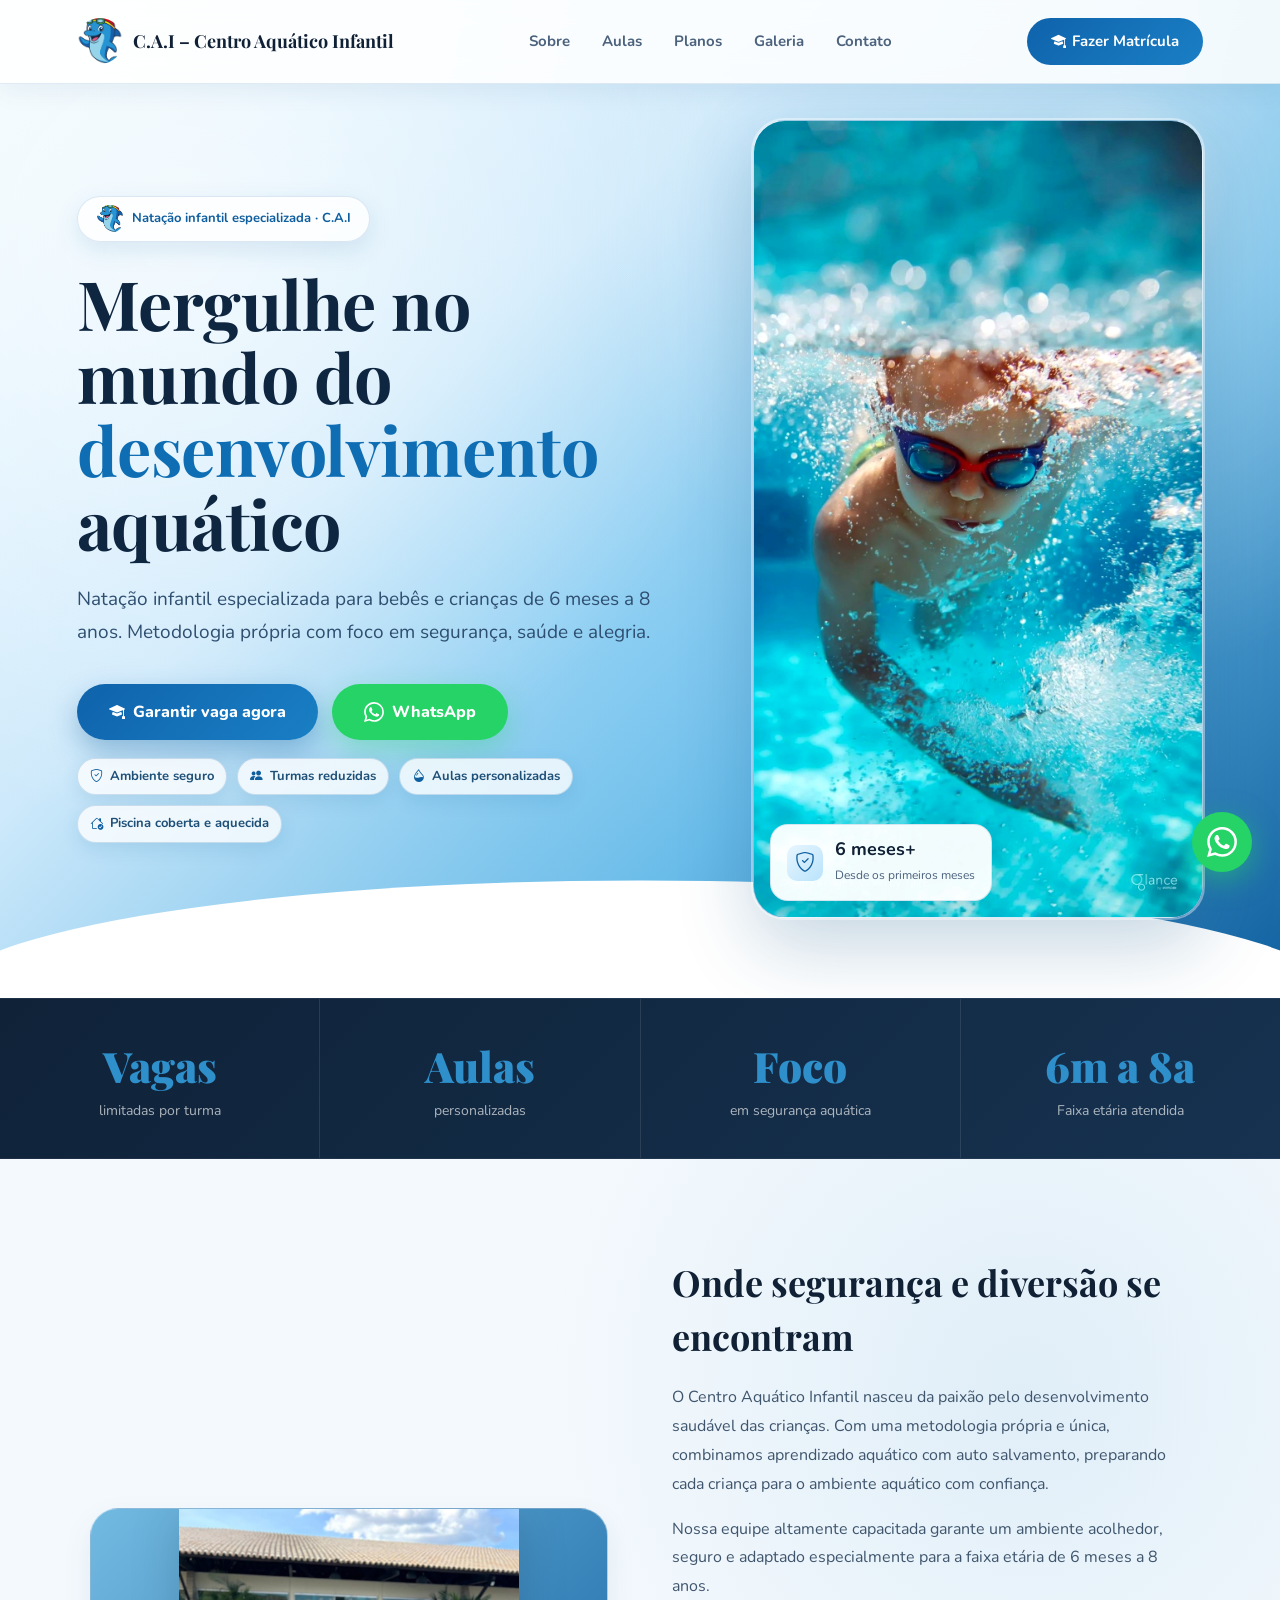
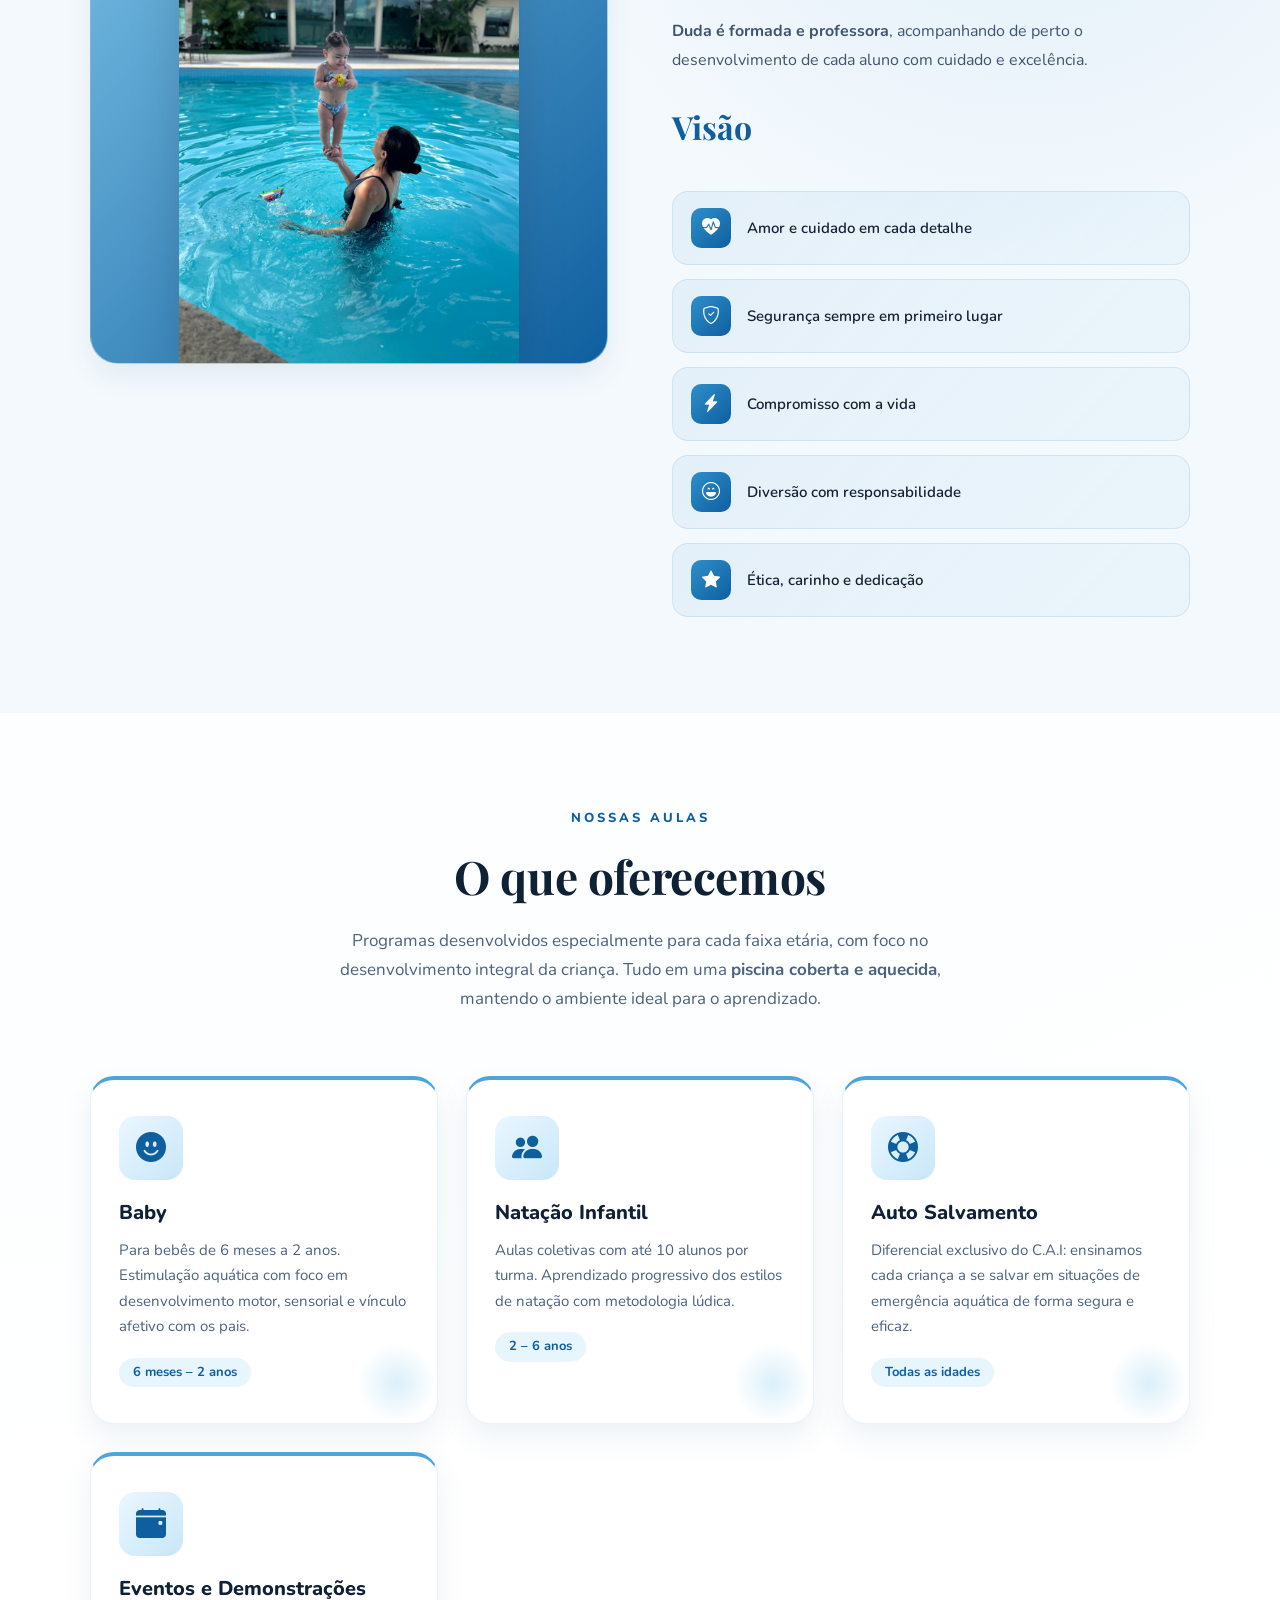
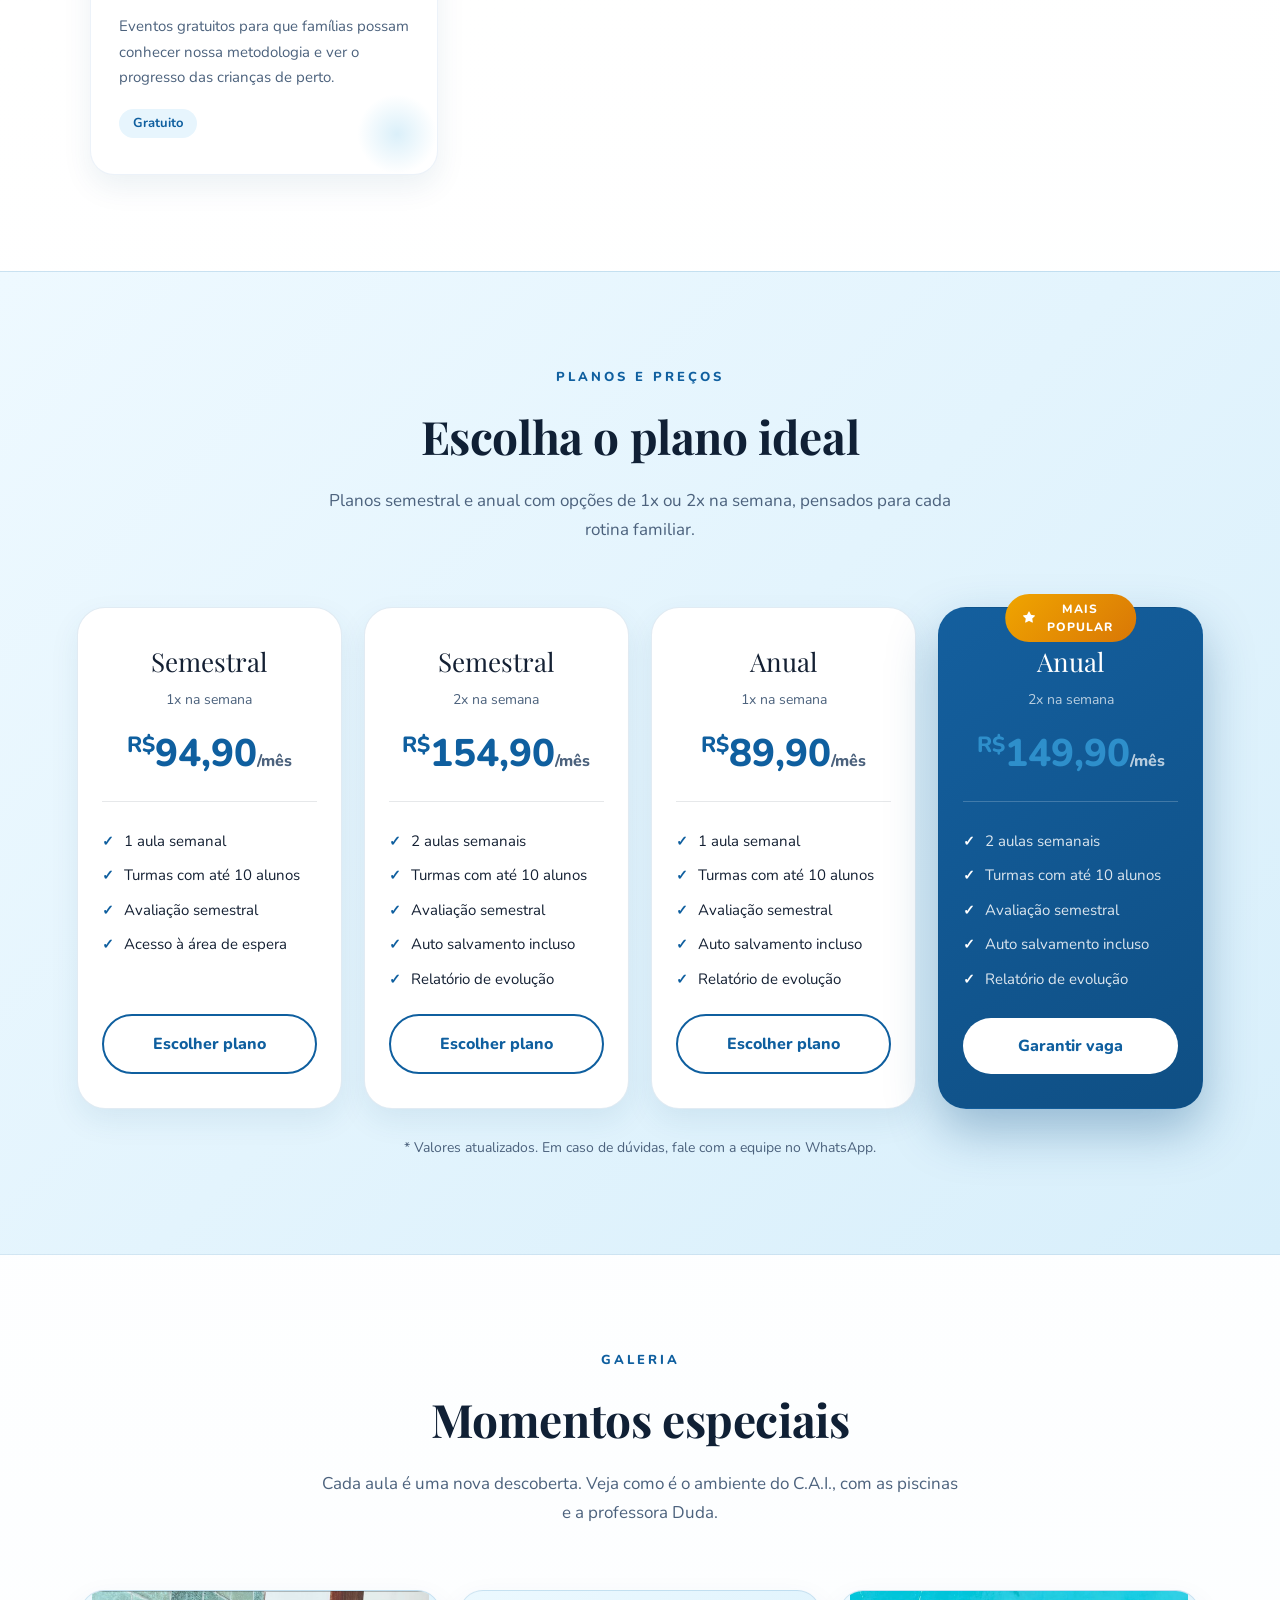
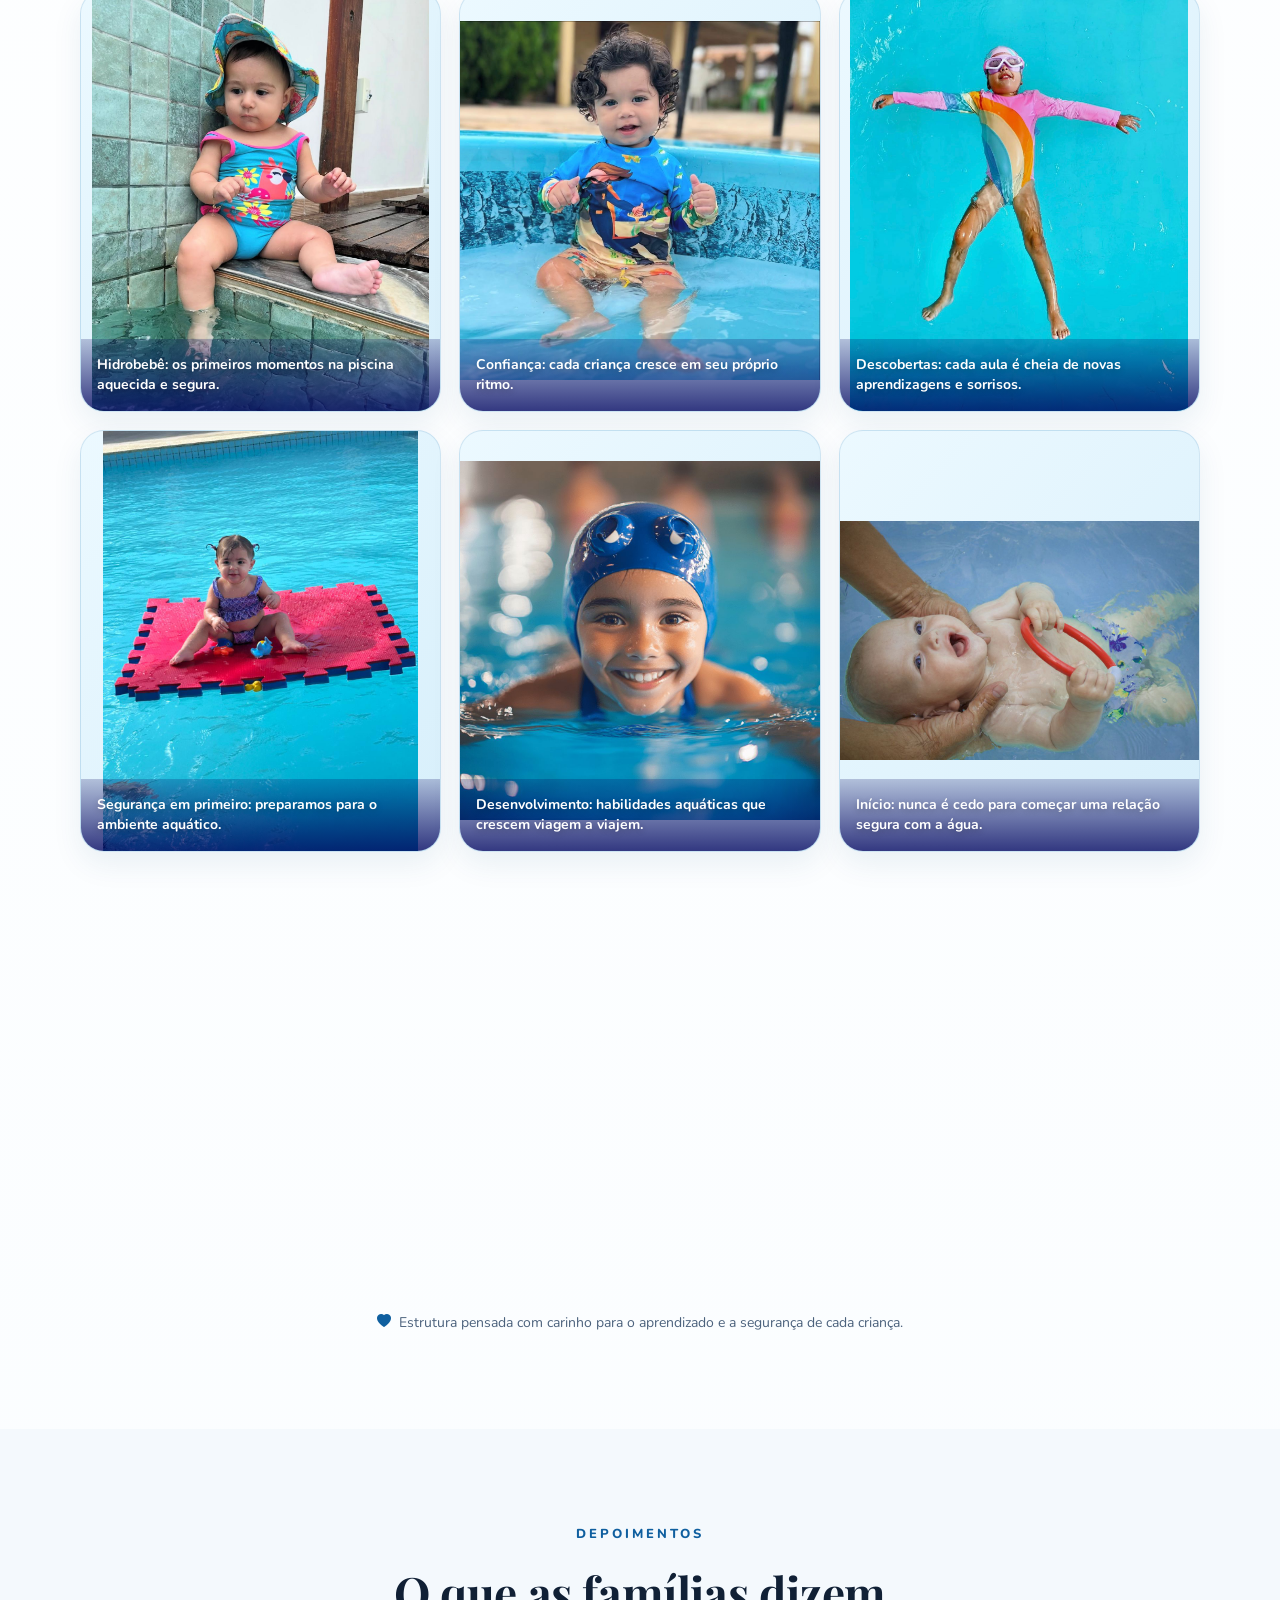
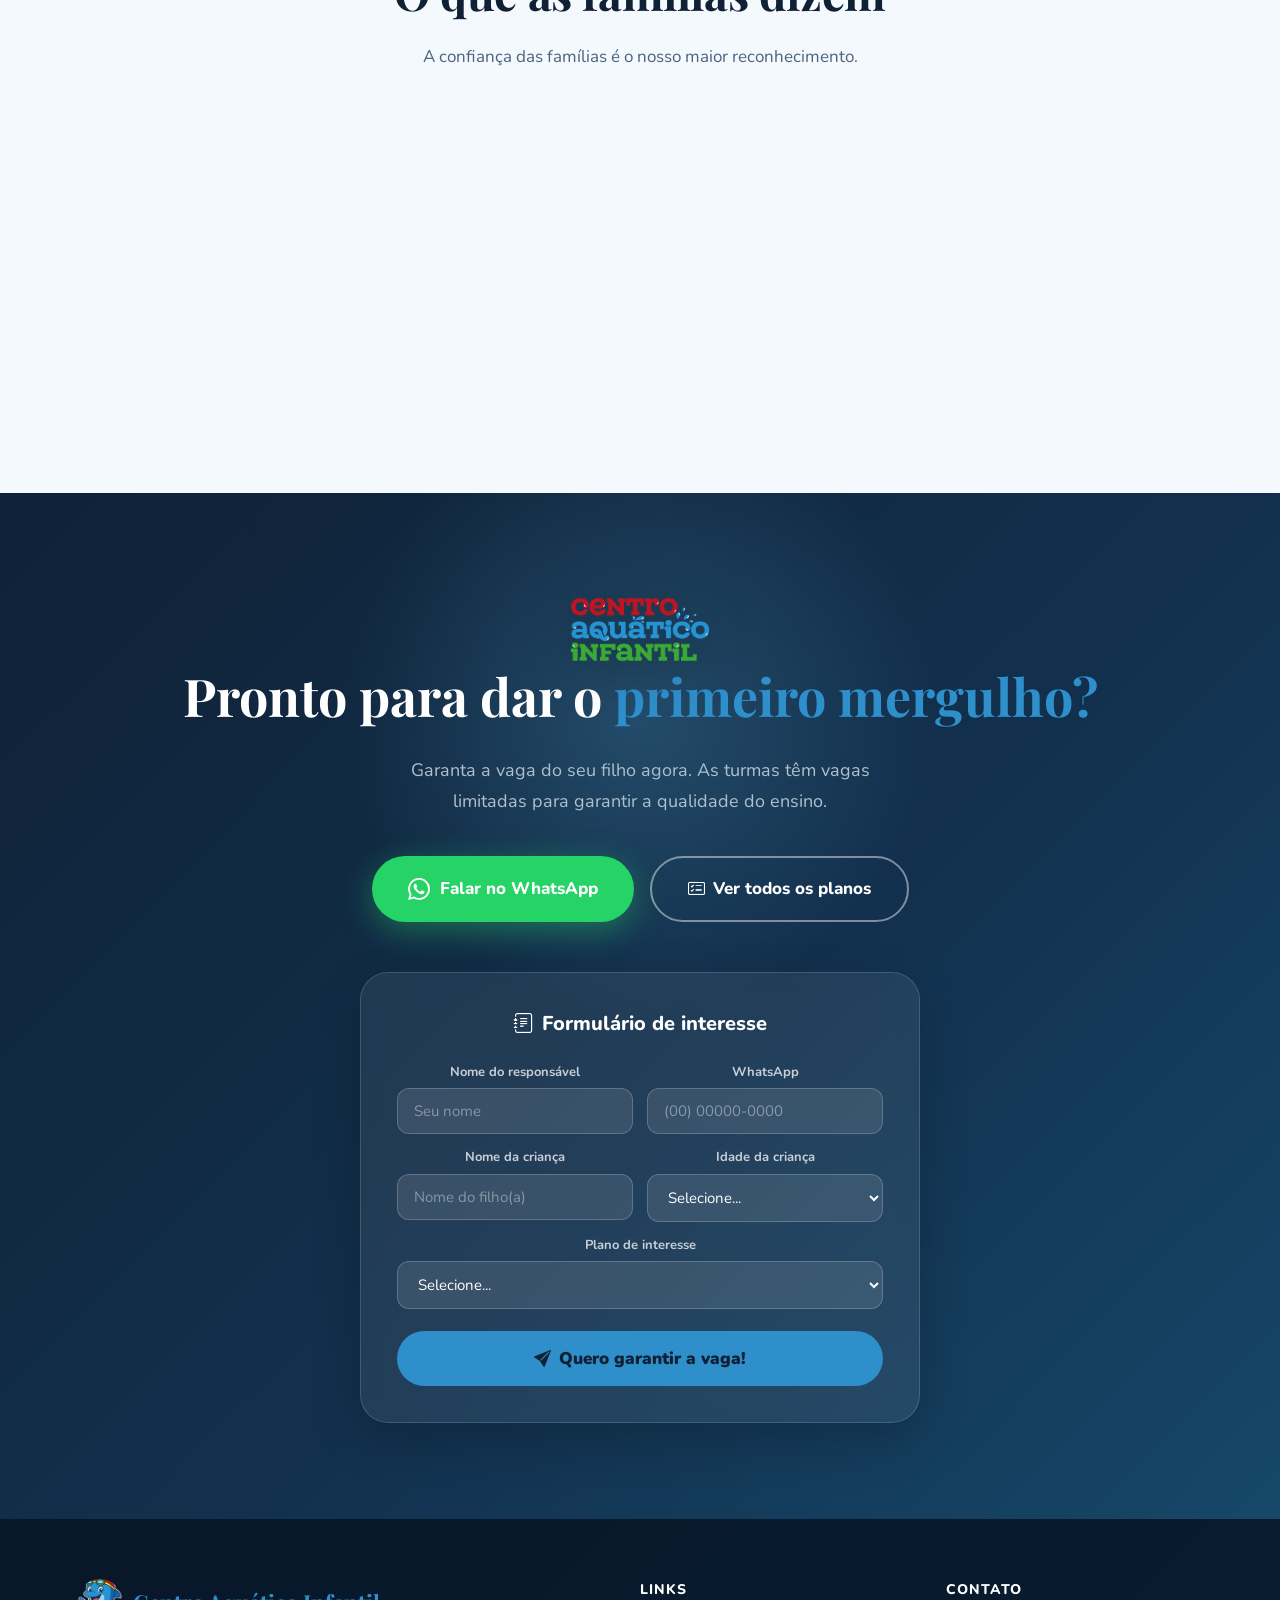
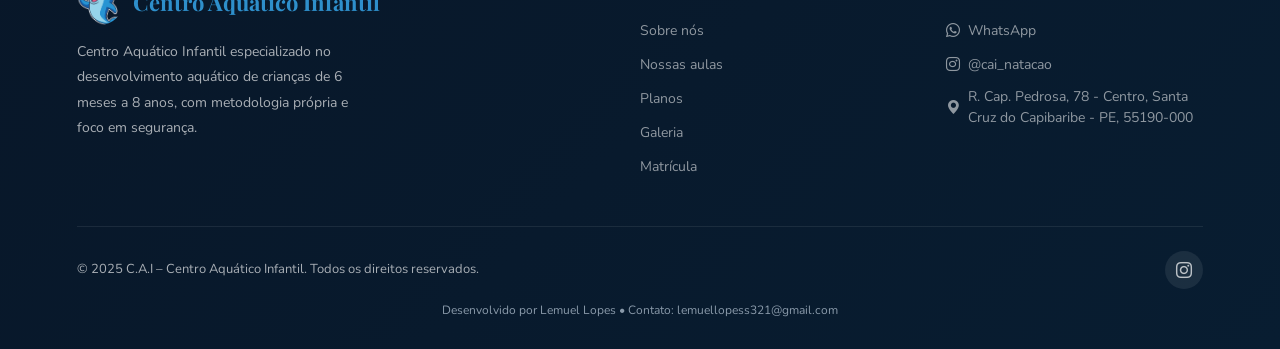
<file: index.html>
<!DOCTYPE html>
<html lang="pt-BR">
<head>
<meta charset="UTF-8">
<meta name="viewport" content="width=device-width, initial-scale=1.0">
<title>C.A.I – Centro Aquático Infantil</title>
<meta name="description" content="C.A.I - Centro Aquático Infantil em Santa Cruz do Capibaribe. Natação infantil para bebês e crianças de 6 meses a 8 anos, com foco em segurança aquática e desenvolvimento.">
<meta property="og:type" content="website">
<meta property="og:title" content="C.A.I – Centro Aquático Infantil">
<meta property="og:description" content="Natação infantil para bebês e crianças de 6 meses a 8 anos, com metodologia própria e foco em segurança aquática.">
<meta property="og:image" content="assets/images/Mascote - Dolphin - Centro Aquático Infantil 2025-01.png">
<meta property="og:locale" content="pt_BR">
<meta name="twitter:card" content="summary_large_image">
<meta name="twitter:title" content="C.A.I – Centro Aquático Infantil">
<meta name="twitter:description" content="Natação infantil para bebês e crianças de 6 meses a 8 anos, com metodologia própria e foco em segurança aquática.">
<meta name="twitter:image" content="assets/images/Mascote - Dolphin - Centro Aquático Infantil 2025-01.png">
<link rel="icon" type="image/png" href="assets/images/Mascote - Dolphin - Centro Aquático Infantil 2025-01.png">
<link rel="apple-touch-icon" href="assets/images/Mascote - Dolphin - Centro Aquático Infantil 2025-01.png">
<link href="https://fonts.googleapis.com/css2?family=Nunito:wght@400;600;700;900&family=Playfair+Display:wght@700;900&display=swap" rel="stylesheet">
<link rel="stylesheet" href="https://cdn.jsdelivr.net/npm/bootstrap-icons@1.11.3/font/bootstrap-icons.min.css">
<link rel="stylesheet" href="styles.css">
</head>
<body id="topo">

<!-- NAV -->
<nav>
  <a class="nav-logo" href="#topo">
    <img src="assets/images/Mascote - Dolphin - Centro Aquático Infantil 2025-01.png" alt="CAI Logo" style="width:46px;height:46px;border-radius:50%;object-fit:cover;">
    <span class="nav-logo-text">C.A.I – Centro Aquático Infantil</span>
  </a>
  <ul class="nav-links">
    <li><a href="#sobre">Sobre</a></li>
    <li><a href="#aulas">Aulas</a></li>
    <li><a href="#planos">Planos</a></li>
    <li><a href="#galeria">Galeria</a></li>
    <li><a href="#contato">Contato</a></li>
  </ul>
  <a href="#matricula" class="nav-cta"><i class="bi bi-mortarboard-fill"></i>Fazer Matrícula</a>
</nav>

<!-- HERO -->
<section class="hero">
  <div class="bubbles">
    <div class="bubble"></div><div class="bubble"></div><div class="bubble"></div>
    <div class="bubble"></div><div class="bubble"></div><div class="bubble"></div>
  </div>
  <div class="hero-content">
    <div class="hero-badge"><img class="hero-badge-logo" src="assets/images/Mascote - Dolphin - Centro Aquático Infantil 2025-01.png" alt="Logo C.A.I"> Natação infantil especializada · C.A.I</div>
    <h1>Mergulhe no mundo do <em>desenvolvimento</em> aquático</h1>
    <p>Natação infantil especializada para bebês e crianças de 6 meses a 8 anos. Metodologia própria com foco em segurança, saúde e alegria.</p>
    <div class="hero-actions">
      <a href="#matricula" class="btn-primary"><i class="bi bi-mortarboard-fill"></i>Garantir vaga agora</a>
      <a href="https://wa.me/5581989803448" target="_blank" rel="noopener noreferrer" class="btn-wpp">
        <svg width="20" height="20" viewBox="0 0 24 24" fill="currentColor"><path d="M17.472 14.382c-.297-.149-1.758-.867-2.03-.967-.273-.099-.471-.148-.67.15-.197.297-.767.966-.94 1.164-.173.199-.347.223-.644.075-.297-.15-1.255-.463-2.39-1.475-.883-.788-1.48-1.761-1.653-2.059-.173-.297-.018-.458.13-.606.134-.133.298-.347.446-.52.149-.174.198-.298.298-.497.099-.198.05-.371-.025-.52-.075-.149-.669-1.612-.916-2.207-.242-.579-.487-.5-.669-.51-.173-.008-.371-.01-.57-.01-.198 0-.52.074-.792.372-.272.297-1.04 1.016-1.04 2.479 0 1.462 1.065 2.875 1.213 3.074.149.198 2.096 3.2 5.077 4.487.709.306 1.262.489 1.694.625.712.227 1.36.195 1.871.118.571-.085 1.758-.719 2.006-1.413.248-.694.248-1.289.173-1.413-.074-.124-.272-.198-.57-.347m-5.421 7.403h-.004a9.87 9.87 0 01-5.031-1.378l-.361-.214-3.741.982.998-3.648-.235-.374a9.86 9.86 0 01-1.51-5.26c.001-5.45 4.436-9.884 9.888-9.884 2.64 0 5.122 1.03 6.988 2.898a9.825 9.825 0 012.893 6.994c-.003 5.45-4.437 9.884-9.885 9.884m8.413-18.297A11.815 11.815 0 0012.05 0C5.495 0 .16 5.335.157 11.892c0 2.096.547 4.142 1.588 5.945L.057 24l6.305-1.654a11.882 11.882 0 005.683 1.448h.005c6.554 0 11.89-5.335 11.893-11.893a11.821 11.821 0 00-3.48-8.413z"/></svg>
        WhatsApp
      </a>
    </div>
    <div class="hero-highlights">
      <span class="hero-pill"><i class="bi bi-shield-check"></i>Ambiente seguro</span>
      <span class="hero-pill"><i class="bi bi-people-fill"></i>Turmas reduzidas</span>
      <span class="hero-pill"><i class="bi bi-droplet-half"></i>Aulas personalizadas</span>
      <span class="hero-pill"><i class="bi bi-house-check"></i>Piscina coberta e aquecida</span>
    </div>
  </div>
  <div class="hero-image">
    <div class="hero-visual-frame">
      <img class="hero-mascot" src="assets/images/piscina principal.jpg" alt="Dolphin mascote">
      <div class="hero-float-card">
        <span class="icon"><i class="bi bi-shield-check"></i></span>
        <div>
          <strong>6 meses+</strong>
          <span>Desde os primeiros meses</span>
        </div>
      </div>
    </div>
  </div>
</section>

<!-- STATS -->
<div class="stats">
  <div class="stat-item reveal"><span class="stat-num">Vagas</span><span class="stat-label">limitadas por turma</span></div>
  <div class="stat-item reveal"><span class="stat-num">Aulas</span><span class="stat-label">personalizadas</span></div>
  <div class="stat-item reveal"><span class="stat-num">Foco</span><span class="stat-label">em segurança aquática</span></div>
  <div class="stat-item reveal"><span class="stat-num">6m a 8a</span><span class="stat-label">Faixa etária atendida</span></div>
</div>

<!-- ABOUT -->
<section class="about" id="sobre">
  <div class="about-grid">
    <div class="about-visual">
      <img src="assets/images/piscina 8.jpg" alt="Centro Aquático Infantil Logo" style="width:85%; max-width:340px; object-fit:contain; filter:drop-shadow(0 8px 24px rgba(0,0,0,0.15));">

    </div>
    <div class="about-text reveal">
      <h2>Onde segurança e diversão se encontram</h2>
      <p>O Centro Aquático Infantil nasceu da paixão pelo desenvolvimento saudável das crianças. Com uma metodologia própria e única, combinamos aprendizado aquático com auto salvamento, preparando cada criança para o ambiente aquático com confiança.</p>
      <p>Nossa equipe altamente capacitada garante um ambiente acolhedor, seguro e adaptado especialmente para a faixa etária de 6 meses a 8 anos.</p>
      <p><strong>Duda é formada e professora</strong>, acompanhando de perto o desenvolvimento de cada aluno com cuidado e excelência.</p>
      <div class="mvv">
        <h3 class="mvv-title">Visão</h3>
        <div class="vision-list">
          <div class="vision-item">
            <div class="vision-icon"><i class="bi bi-heart-pulse-fill"></i></div>
            <span>Amor e cuidado em cada detalhe</span>
          </div>
          <div class="vision-item">
            <div class="vision-icon"><i class="bi bi-shield-check"></i></div>
            <span>Segurança sempre em primeiro lugar</span>
          </div>
          <div class="vision-item">
            <div class="vision-icon"><i class="bi bi-lightning-charge-fill"></i></div>
            <span>Compromisso com a vida</span>
          </div>
          <div class="vision-item">
            <div class="vision-icon"><i class="bi bi-emoji-laughing"></i></div>
            <span>Diversão com responsabilidade</span>
          </div>
          <div class="vision-item">
            <div class="vision-icon"><i class="bi bi-star-fill"></i></div>
            <span>Ética, carinho e dedicação</span>
          </div>
        </div>
      </div>
    </div>
  </div>
</section>

<!-- SERVICES -->
<section id="aulas">
  <div class="section-label">Nossas Aulas</div>
  <h2 class="section-title">O que oferecemos</h2>
  <p class="section-sub">Programas desenvolvidos especialmente para cada faixa etária, com foco no desenvolvimento integral da criança. Tudo em uma <strong>piscina coberta e aquecida</strong>, mantendo o ambiente ideal para o aprendizado.</p>
  <div class="services-grid">
    <div class="service-card reveal">
      <span class="service-icon"><i class="bi bi-emoji-smile-fill"></i></span>
      <h3>Baby</h3>
      <p>Para bebês de 6 meses a 2 anos. Estimulação aquática com foco em desenvolvimento motor, sensorial e vínculo afetivo com os pais.</p>
      <span class="service-tag">6 meses – 2 anos</span>
    </div>
    <div class="service-card reveal">
      <span class="service-icon"><i class="bi bi-people-fill"></i></span>
      <h3>Natação Infantil</h3>
      <p>Aulas coletivas com até 10 alunos por turma. Aprendizado progressivo dos estilos de natação com metodologia lúdica.</p>
      <span class="service-tag">2 – 6 anos</span>
    </div>
    <div class="service-card reveal">
      <span class="service-icon"><i class="bi bi-life-preserver"></i></span>
      <h3>Auto Salvamento</h3>
      <p>Diferencial exclusivo do C.A.I: ensinamos cada criança a se salvar em situações de emergência aquática de forma segura e eficaz.</p>
      <span class="service-tag">Todas as idades</span>
    </div>
    <div class="service-card reveal">
      <span class="service-icon"><i class="bi bi-calendar-event-fill"></i></span>
      <h3>Eventos e Demonstrações</h3>
      <p>Eventos gratuitos para que famílias possam conhecer nossa metodologia e ver o progresso das crianças de perto.</p>
      <span class="service-tag">Gratuito</span>
    </div>
  </div>
</section>

<!-- PLANS -->
<section class="plans" id="planos">
  <div class="section-label">Planos e Preços</div>
  <h2 class="section-title">Escolha o plano ideal</h2>
  <p class="section-sub">Planos semestral e anual com opções de 1x ou 2x na semana, pensados para cada rotina familiar.</p>
  <div class="plans-grid">
    <div class="plan-card reveal">
      <div class="plan-name">Semestral</div>
      <div class="plan-age">1x na semana</div>
      <div class="plan-price"><sup>R$</sup>94,90<span>/mês</span></div>
      <hr class="plan-divider">
      <ul class="plan-features">
        <li class="plan-feature">1 aula semanal</li>
        <li class="plan-feature">Turmas com até 10 alunos</li>
        <li class="plan-feature">Avaliação semestral</li>
        <li class="plan-feature">Acesso à área de espera</li>
      </ul>
      <a href="#matricula" class="btn-plan btn-plan-outline">Escolher plano</a>
    </div>
    <div class="plan-card reveal">
      <div class="plan-name">Semestral</div>
      <div class="plan-age">2x na semana</div>
      <div class="plan-price"><sup>R$</sup>154,90<span>/mês</span></div>
      <hr class="plan-divider">
      <ul class="plan-features">
        <li class="plan-feature">2 aulas semanais</li>
        <li class="plan-feature">Turmas com até 10 alunos</li>
        <li class="plan-feature">Avaliação semestral</li>
        <li class="plan-feature">Auto salvamento incluso</li>
        <li class="plan-feature">Relatório de evolução</li>
      </ul>
      <a href="#matricula" class="btn-plan btn-plan-outline">Escolher plano</a>
    </div>
    <div class="plan-card reveal">
      <div class="plan-name">Anual</div>
      <div class="plan-age">1x na semana</div>
      <div class="plan-price"><sup>R$</sup>89,90<span>/mês</span></div>
      <hr class="plan-divider">
      <ul class="plan-features">
        <li class="plan-feature">1 aula semanal</li>
        <li class="plan-feature">Turmas com até 10 alunos</li>
        <li class="plan-feature">Avaliação semestral</li>
        <li class="plan-feature">Auto salvamento incluso</li>
        <li class="plan-feature">Relatório de evolução</li>
      </ul>
      <a href="#matricula" class="btn-plan btn-plan-outline">Escolher plano</a>
    </div>
    <div class="plan-card featured reveal">
      <div class="plan-badge"><i class="bi bi-star-fill"></i>Mais popular</div>
      <div class="plan-name">Anual</div>
      <div class="plan-age">2x na semana</div>
      <div class="plan-price"><sup>R$</sup>149,90<span>/mês</span></div>
      <hr class="plan-divider">
      <ul class="plan-features">
        <li class="plan-feature">2 aulas semanais</li>
        <li class="plan-feature">Turmas com até 10 alunos</li>
        <li class="plan-feature">Avaliação semestral</li>
        <li class="plan-feature">Auto salvamento incluso</li>
        <li class="plan-feature">Relatório de evolução</li>
      </ul>
      <a href="#matricula" class="btn-plan btn-plan-solid">Garantir vaga</a>
    </div>
  </div>
  <p style="text-align:center; margin-top:28px; color:var(--muted); font-size:14px;">* Valores atualizados. Em caso de dúvidas, fale com a equipe no WhatsApp.</p>
</section>

<!-- GALLERY -->
<section id="galeria">
  <div class="section-label">Galeria</div>
  <h2 class="section-title">Momentos especiais</h2>
  <p class="section-sub">Cada aula é uma nova descoberta. Veja como é o ambiente do C.A.I., com as piscinas e a professora Duda.</p>
  <div class="gallery-grid">
    <div class="gallery-item reveal">
      <img class="gallery-photo" src="assets/images/piscina 1.jpeg" alt="Hidrobebê - bebê na água">
      <div class="gallery-overlay"><p>Hidrobebê: os primeiros momentos na piscina aquecida e segura.</p></div>
    </div>
    <div class="gallery-item reveal">
      <img class="gallery-photo" src="assets/images/piscina 3.jpeg" alt="Criança desenvolvendo confiança na água">
      <div class="gallery-overlay"><p>Confiança: cada criança cresce em seu próprio ritmo.</p></div>
    </div>
    <div class="gallery-item reveal">
      <img class="gallery-photo" src="assets/images/piscina 5.jpeg" alt="Momento de alegria em aula">
      <div class="gallery-overlay"><p>Descobertas: cada aula é cheia de novas aprendizagens e sorrisos.</p></div>
    </div>
    <div class="gallery-item reveal">
      <img class="gallery-photo" src="assets/images/piscina 6.jpg" alt="Auto salvamento e segurança">
      <div class="gallery-overlay"><p>Segurança em primeiro: preparamos para o ambiente aquático.</p></div>
    </div>
    <div class="gallery-item reveal">
      <img class="gallery-photo" src="assets/images/piscina 10.jpg" alt="Crianças praticando natação">
      <div class="gallery-overlay"><p>Desenvolvimento: habilidades aquáticas que crescem viagem a viajem.</p></div>
    </div>
    <div class="gallery-item reveal">
      <img class="gallery-photo" src="assets/images/bebê piscina.jpg" alt="Bebê em aula Hidrobebê">
      <div class="gallery-overlay"><p>Início: nunca é cedo para começar uma relação segura com a água.</p></div>
    </div>
    <div class="gallery-item reveal">
      <img class="gallery-photo" src="assets/images/piscina 12.jpg" alt="Progresso e habilidades em desenvolvimento">
      <div class="gallery-overlay"><p>Progresso: vemos cada criança evoluir com suas próprias conquistas.</p></div>
    </div>
    <div class="gallery-item reveal">
      <img class="gallery-photo" src="assets/images/fundo da pisina.jpg" alt="Estrutura e ambiente da piscina">
      <div class="gallery-overlay"><p>Ambiente: nossa piscina coberta e aquecida preparada com cuidado.</p></div>
    </div>
  </div>
  <p class="gallery-note"><i class="bi bi-heart-fill"></i> Estrutura pensada com carinho para o aprendizado e a segurança de cada criança.</p>
</section>

<!-- TESTIMONIALS -->
<section class="testimonials">
  <div class="section-label">Depoimentos</div>
  <h2 class="section-title">O que as famílias dizem</h2>
  <p class="section-sub">A confiança das famílias é o nosso maior reconhecimento.</p>
  <div class="testimonials-grid">
    <div class="testimonial-card reveal">
      <div class="stars" aria-label="5 de 5 estrelas"><i class="bi bi-star-fill"></i><i class="bi bi-star-fill"></i><i class="bi bi-star-fill"></i><i class="bi bi-star-fill"></i><i class="bi bi-star-fill"></i></div>
      <p class="testimonial-text">Minha filha tinha muito medo da água e hoje ela adora! A metodologia da Tia Duda é incrível, os professores são super pacientes e atenciosos.</p>
      <div class="testimonial-author">
        <div class="author-avatar"><i class="bi bi-person-fill"></i></div>
        <div>
          <div class="author-name">Ana Paula S.</div>
          <div class="author-role">Mãe da Isabela, 3 anos</div>
        </div>
      </div>
    </div>
    <div class="testimonial-card reveal">
      <div class="stars" aria-label="5 de 5 estrelas"><i class="bi bi-star-fill"></i><i class="bi bi-star-fill"></i><i class="bi bi-star-fill"></i><i class="bi bi-star-fill"></i><i class="bi bi-star-fill"></i></div>
      <p class="testimonial-text">O diferencial do auto salvamento me conquistou. Sei que meu filho está aprendendo muito mais do que nadar — está aprendendo a se proteger.</p>
      <div class="testimonial-author">
        <div class="author-avatar"><i class="bi bi-person-fill"></i></div>
        <div>
          <div class="author-name">Carlos M.</div>
          <div class="author-role">Pai do Miguel, 4 anos</div>
        </div>
      </div>
    </div>
    <div class="testimonial-card reveal">
      <div class="stars" aria-label="5 de 5 estrelas"><i class="bi bi-star-fill"></i><i class="bi bi-star-fill"></i><i class="bi bi-star-fill"></i><i class="bi bi-star-fill"></i><i class="bi bi-star-fill"></i></div>
      <p class="testimonial-text">Comecei com meu bebê de 8 meses no hidrobebê. A equipe é preparadíssima e o ambiente é completamente seguro. Super recomendo!</p>
      <div class="testimonial-author">
        <div class="author-avatar"><i class="bi bi-person-fill"></i></div>
        <div>
          <div class="author-name">Fernanda L.</div>
          <div class="author-role">Mãe do Theo, 8 meses</div>
        </div>
      </div>
    </div>
  </div>
</section>

<!-- ENROLL -->
<section class="enroll" id="matricula">
  <img src="assets/images/Logotipo - Centro Aquático Infantil 2025-02.png" alt="Dolphin" style="width:160px;position:relative;z-index:2;margin-bottom:-20px;filter:drop-shadow(0 8px 24px rgba(0,0,0,0.3));animation:pulse 3s ease-in-out infinite;">
  <h2>Pronto para dar o <em>primeiro mergulho?</em></h2>
  <p>Garanta a vaga do seu filho agora. As turmas têm vagas limitadas para garantir a qualidade do ensino.</p>
  <div class="enroll-actions">
    <a href="https://wa.me/5581989803448?text=Olá!%20Gostaria%20de%20saber%20mais%20sobre%20as%20aulas%20do%20C.A.I" target="_blank" rel="noopener noreferrer" class="btn-enroll-wpp">
      <svg width="22" height="22" viewBox="0 0 24 24" fill="currentColor"><path d="M17.472 14.382c-.297-.149-1.758-.867-2.03-.967-.273-.099-.471-.148-.67.15-.197.297-.767.966-.94 1.164-.173.199-.347.223-.644.075-.297-.15-1.255-.463-2.39-1.475-.883-.788-1.48-1.761-1.653-2.059-.173-.297-.018-.458.13-.606.134-.133.298-.347.446-.52.149-.174.198-.298.298-.497.099-.198.05-.371-.025-.52-.075-.149-.669-1.612-.916-2.207-.242-.579-.487-.5-.669-.51-.173-.008-.371-.01-.57-.01-.198 0-.52.074-.792.372-.272.297-1.04 1.016-1.04 2.479 0 1.462 1.065 2.875 1.213 3.074.149.198 2.096 3.2 5.077 4.487.709.306 1.262.489 1.694.625.712.227 1.36.195 1.871.118.571-.085 1.758-.719 2.006-1.413.248-.694.248-1.289.173-1.413-.074-.124-.272-.198-.57-.347m-5.421 7.403h-.004a9.87 9.87 0 01-5.031-1.378l-.361-.214-3.741.982.998-3.648-.235-.374a9.86 9.86 0 01-1.51-5.26c.001-5.45 4.436-9.884 9.888-9.884 2.64 0 5.122 1.03 6.988 2.898a9.825 9.825 0 012.893 6.994c-.003 5.45-4.437 9.884-9.885 9.884m8.413-18.297A11.815 11.815 0 0012.05 0C5.495 0 .16 5.335.157 11.892c0 2.096.547 4.142 1.588 5.945L.057 24l6.305-1.654a11.882 11.882 0 005.683 1.448h.005c6.554 0 11.89-5.335 11.893-11.893a11.821 11.821 0 00-3.48-8.413z"/></svg>
      Falar no WhatsApp
    </a>
    <a href="#planos" class="btn-enroll-outline"><i class="bi bi-card-checklist"></i>Ver todos os planos</a>
  </div>

  <!-- FORM -->
  <div class="enroll-form-wrap" id="contato">
    <div class="form-title"><i class="bi bi-journal-text"></i>Formulário de interesse</div>
    <div class="form-row">
      <div class="form-group">
        <label>Nome do responsável</label>
        <input type="text" placeholder="Seu nome">
      </div>
      <div class="form-group">
        <label>WhatsApp</label>
        <input type="tel" placeholder="(00) 00000-0000">
      </div>
    </div>
    <div class="form-row">
      <div class="form-group">
        <label>Nome da criança</label>
        <input type="text" placeholder="Nome do filho(a)">
      </div>
      <div class="form-group">
        <label>Idade da criança</label>
        <select>
          <option value="">Selecione...</option>
          <option>6 meses – 1 ano</option>
          <option>1 – 2 anos</option>
          <option>2 – 3 anos</option>
          <option>3 – 4 anos</option>
          <option>4 – 5 anos</option>
          <option>5 – 6 anos</option>
        </select>
      </div>
    </div>
    <div class="form-group">
      <label>Plano de interesse</label>
      <select>
        <option value="">Selecione...</option>
        <option>Semestral – 1x na semana (R$ 94,90)</option>
        <option>Semestral – 2x na semana (R$ 154,90)</option>
        <option>Anual – 1x na semana (R$ 89,90)</option>
        <option>Anual – 2x na semana (R$ 149,90)</option>
        <option>Ainda não sei, quero mais informações</option>
      </select>
    </div>
    <button class="btn-submit" onclick="handleSubmit()"><i class="bi bi-send-fill"></i>Quero garantir a vaga!</button>
  </div>
</section>

<!-- FOOTER -->
<footer>
  <div class="footer-grid">
    <div class="footer-brand">
      <div class="nav-logo">
        <img src="assets/images/Mascote - Dolphin - Centro Aquático Infantil 2025-01.png" alt="CAI Logo" style="width:46px;height:46px;border-radius:50%;object-fit:cover;">
        <span class="nav-logo-text">Centro Aquático Infantil</span>
      </div>
      <p>Centro Aquático Infantil especializado no desenvolvimento aquático de crianças de 6 meses a 8 anos, com metodologia própria e foco em segurança.</p>
    </div>
    <div class="footer-col">
      <h4>Links</h4>
      <ul>
        <li><a href="#sobre">Sobre nós</a></li>
        <li><a href="#aulas">Nossas aulas</a></li>
        <li><a href="#planos">Planos</a></li>
        <li><a href="#galeria">Galeria</a></li>
        <li><a href="#matricula">Matrícula</a></li>
      </ul>
    </div>
    <div class="footer-col">
      <h4>Contato</h4>
      <ul>
        <li><a href="https://wa.me/5581989803448" target="_blank" rel="noopener noreferrer"><i class="bi bi-whatsapp"></i>WhatsApp</a></li>
        <li><a href="https://instagram.com/cai_natacao" target="_blank" rel="noopener noreferrer"><i class="bi bi-instagram"></i>@cai_natacao</a></li>
        <li><a href="https://www.google.com/maps/place/R.+Cap.+Pedrosa,+78+-+Centro,+Santa+Cruz+do+Capibaribe+-+PE,+55190-000/@-7.9555579,-36.2065779,3a,75y,335.03h,88.9t/data=!3m7!1e1!3m5!1sSgd1raVyEtU25BNuRs64gA!2e0!6shttps:%2F%2Fstreetviewpixels-pa.googleapis.com%2Fv1%2Fthumbnail%3Fcb_client%3Dmaps_sv.tactile%26w%3D900%26h%3D600%26pitch%3D1.104457387859071%26panoid%3DSgd1raVyEtU25BNuRs64gA%26yaw%3D335.02689356042345!7i16384!8i8192!4m15!1m8!3m7!1s0x7a9746fb1e37167:0x6421ad185e3ce1a3!2sR.+Cap.+Pedrosa,+78+-+Centro,+Santa+Cruz+do+Capibaribe+-+PE,+55190-000!3b1!8m2!3d-7.9554545!4d-36.2066016!16s%2Fg%2F11fx2wgnx3!3m5!1s0x7a9746fb1e37167:0x6421ad185e3ce1a3!8m2!3d-7.9554545!4d-36.2066016!16s%2Fg%2F11fx2wgnx3?entry=ttu&g_ep=EgoyMDI2MDMyMi4wIKXMDSoASAFQAw%3D%3D" target="_blank" rel="noopener noreferrer"><i class="bi bi-geo-alt-fill"></i>R. Cap. Pedrosa, 78 - Centro, Santa Cruz do Capibaribe - PE, 55190-000</a></li>
      </ul>
    </div>
  </div>
  <hr class="footer-divider">
  <div class="footer-bottom">
    <span>© 2025 C.A.I – Centro Aquático Infantil. Todos os direitos reservados.</span>
    <div class="footer-social">
      <a class="social-btn" href="https://instagram.com/cai_natacao" target="_blank" rel="noopener noreferrer" aria-label="Instagram"><i class="bi bi-instagram"></i></a>
    </div>
  </div>
  <div style="text-align: center; font-size: 12px; color: #8a9aaa; margin-top: 12px; font-weight: 400;">Desenvolvido por Lemuel Lopes • Contato: lemuellopess321@gmail.com</div>
</footer>

<!-- WhatsApp float -->
<a class="wpp-float" href="https://wa.me/5581989803448" target="_blank" rel="noopener noreferrer" title="Fale conosco no WhatsApp">
  <svg width="30" height="30" viewBox="0 0 24 24" fill="currentColor"><path d="M17.472 14.382c-.297-.149-1.758-.867-2.03-.967-.273-.099-.471-.148-.67.15-.197.297-.767.966-.94 1.164-.173.199-.347.223-.644.075-.297-.15-1.255-.463-2.39-1.475-.883-.788-1.48-1.761-1.653-2.059-.173-.297-.018-.458.13-.606.134-.133.298-.347.446-.52.149-.174.198-.298.298-.497.099-.198.05-.371-.025-.52-.075-.149-.669-1.612-.916-2.207-.242-.579-.487-.5-.669-.51-.173-.008-.371-.01-.57-.01-.198 0-.52.074-.792.372-.272.297-1.04 1.016-1.04 2.479 0 1.462 1.065 2.875 1.213 3.074.149.198 2.096 3.2 5.077 4.487.709.306 1.262.489 1.694.625.712.227 1.36.195 1.871.118.571-.085 1.758-.719 2.006-1.413.248-.694.248-1.289.173-1.413-.074-.124-.272-.198-.57-.347m-5.421 7.403h-.004a9.87 9.87 0 01-5.031-1.378l-.361-.214-3.741.982.998-3.648-.235-.374a9.86 9.86 0 01-1.51-5.26c.001-5.45 4.436-9.884 9.888-9.884 2.64 0 5.122 1.03 6.988 2.898a9.825 9.825 0 012.893 6.994c-.003 5.45-4.437 9.884-9.885 9.884m8.413-18.297A11.815 11.815 0 0012.05 0C5.495 0 .16 5.335.157 11.892c0 2.096.547 4.142 1.588 5.945L.057 24l6.305-1.654a11.882 11.882 0 005.683 1.448h.005c6.554 0 11.89-5.335 11.893-11.893a11.821 11.821 0 00-3.48-8.413z"/></svg>
</a>

<script src="script.js" defer></script>
</body>
</html>
</file>
<file: styles.css>
:root {
  --ocean: #0f5f9f;
  --sky: #2e8fcb;
  --foam: #a8daf2;
  --deep: #102035;
  --sand: #f4f9fd;
    --coral: #be1622;
    --green: #3aaa35;
    --yellow: #ffed00;
    --white: #ffffff;
  --text: #142033;
  --muted: #4c627d;
  --surface: #f8fcff;
    --radius-lg: 24px;
    --radius-md: 16px;
  --shadow-soft: 0 12px 30px rgba(11, 72, 118, 0.08);
  --shadow-strong: 0 22px 55px rgba(11, 72, 118, 0.18);
  --line-soft: rgba(15, 95, 159, 0.12);
  }

  * { margin: 0; padding: 0; box-sizing: border-box; }

  html { scroll-behavior: smooth; }

  body {
    font-family: 'Nunito', sans-serif;
    color: var(--text);
    background: radial-gradient(circle at top left, #f4fbff 0%, #ffffff 38%, #f8fcff 100%);
    overflow-x: hidden;
    line-height: 1.5;
  }

  a, button, input, select {
    transition: all .22s ease;
  }

  i.bi { line-height: 1; }

  :focus-visible {
    outline: 3px solid rgba(36, 148, 210, 0.35);
    outline-offset: 2px;
  }

  /* ── NAV ── */
  nav {
    position: fixed; top: 0; left: 0; right: 0; z-index: 100;
    display: flex; align-items: center; justify-content: space-between;
    padding: 18px 6%;
    background: rgba(255,255,255,0.86);
    backdrop-filter: blur(12px);
    box-shadow: 0 6px 24px rgba(11, 72, 118, 0.08);
    border-bottom: 1px solid var(--line-soft);
    transition: box-shadow .3s;
  }
  .nav-logo { display: flex; align-items: center; gap: 10px; text-decoration: none; }
  .nav-logo-icon {
    width: 46px; height: 46px; border-radius: 50%;
    background: linear-gradient(135deg, var(--sky), var(--ocean));
    display: flex; align-items: center; justify-content: center;
    font-family: 'Playfair Display', serif; color: #fff; font-size: 14px; font-weight: 900;
    letter-spacing: -0.5px;
  }
  .nav-logo-text { font-family: 'Playfair Display', serif; font-size: 18px; color: var(--deep); font-weight: 700; }
  .nav-links { display: flex; gap: 32px; list-style: none; }
  .nav-links a {
    text-decoration: none;
    font-size: 15px;
    font-weight: 700;
    color: var(--muted);
    transition: color .2s;
    position: relative;
  }
  .nav-links a::after {
    content: '';
    position: absolute;
    left: 0;
    bottom: -6px;
    width: 100%;
    height: 2px;
    border-radius: 2px;
    background: linear-gradient(90deg, var(--ocean), var(--sky));
    transform: scaleX(0);
    transform-origin: left;
    transition: transform .25s ease;
  }
  .nav-links a:hover { color: var(--ocean); }
  .nav-links a:hover::after { transform: scaleX(1); }
  .nav-cta {
    background: linear-gradient(135deg, #0f63ab, #1a7fc5);
    color: #fff; border: none; cursor: pointer;
    padding: 12px 24px; border-radius: 50px; font-family: 'Nunito', sans-serif;
    font-size: 15px; font-weight: 700; text-decoration: none;
    transition: background .2s, transform .2s;
    display: flex; align-items: center; gap: 6px;
  }
  .nav-cta:hover { background: linear-gradient(135deg, #114f8a, #155f9f); transform: translateY(-2px); }

  /* ── HERO ── */
  .hero {
    min-height: 100vh;
    background: linear-gradient(135deg, #f2fbff 0%, #cde9fb 36%, #67b9e6 68%, #0f5f9f 100%);
    display: grid;
    grid-template-columns: minmax(0, 1.08fr) minmax(360px, 0.92fr);
    align-items: center;
    column-gap: 42px;
    position: relative; overflow: hidden;
    padding: 120px 6% 80px;
  }
  .hero::before {
    content: '';
    position: absolute;
    inset: 0;
    background:
      radial-gradient(circle at 14% 24%, rgba(255,255,255,0.62), transparent 44%),
      radial-gradient(circle at 84% 20%, rgba(255,255,255,0.4), transparent 36%),
      radial-gradient(circle at 50% 65%, rgba(122, 209, 255, 0.24), transparent 46%);
    pointer-events: none;
  }
  .hero::after {
    content: '';
    position: absolute; bottom: -2px; left: 0; right: 0; height: 120px;
    background: var(--white);
    clip-path: ellipse(55% 100% at 50% 100%);
  }

  /* Bubbles */
  .bubbles { position: absolute; top: 0; left: 0; right: 0; bottom: 0; pointer-events: none; }
  .bubble {
    position: absolute; border-radius: 50%;
    background: radial-gradient(circle at 30% 30%, rgba(255,255,255,0.9), rgba(255,255,255,0.24));
    border: 1px solid rgba(255,255,255,0.35);
    box-shadow: 0 12px 24px rgba(18, 87, 136, 0.16);
    animation: float linear infinite;
  }
  .bubble:nth-child(1)  { width:74px;  height:74px;  left:7%;  bottom:-74px;  animation-duration:8s;   animation-delay:0s; }
  .bubble:nth-child(2)  { width:34px;  height:34px;  left:19%; bottom:-34px;  animation-duration:5.8s; animation-delay:1s; }
  .bubble:nth-child(3)  { width:88px;  height:88px;  left:33%; bottom:-88px;  animation-duration:9.8s; animation-delay:2s; }
  .bubble:nth-child(4)  { width:24px;  height:24px;  left:53%; bottom:-24px;  animation-duration:6.6s; animation-delay:0.5s; }
  .bubble:nth-child(5)  { width:56px;  height:56px;  left:72%; bottom:-56px;  animation-duration:8.4s; animation-delay:1.5s; }
  .bubble:nth-child(6)  { width:42px;  height:42px;  left:86%; bottom:-42px;  animation-duration:7.2s; animation-delay:3s; }
  @keyframes float {
    0%   { transform: translateY(0) scale(1);   opacity: 0; }
    10%  { opacity: 1; }
    90%  { opacity: 0.6; }
    100% { transform: translateY(-110vh) scale(1.1); opacity: 0; }
  }

  .hero-content { max-width: none; position: relative; z-index: 2; }
  .hero-badge {
    display: inline-flex; align-items: center; gap: 8px;
    background: rgba(255,255,255,0.82); backdrop-filter: blur(8px);
    border: 1px solid rgba(14, 96, 171, 0.14);
    border-radius: 50px; padding: 8px 18px;
    font-size: 13px; font-weight: 700; color: var(--ocean);
    margin-bottom: 24px;
    animation: fadeUp .8s ease both;
    box-shadow: 0 8px 24px rgba(15, 95, 159, 0.12);
  }
  .hero-badge-logo {
    width: 28px;
    height: 28px;
    border-radius: 50%;
    object-fit: cover;
  }
  .hero-badge span { width: 8px; height: 8px; border-radius: 50%; background: var(--coral); display: inline-block; }
  .hero h1 {
    font-family: 'Playfair Display', serif;
    font-size: clamp(40px, 6vw, 68px);
    line-height: 1.08; color: #0f2640;
    animation: fadeUp .8s .15s ease both;
    letter-spacing: -0.5px;
    text-wrap: balance;
  }
  .hero h1 em { font-style: normal; color: #0f6eb3; }
  .hero p {
    margin: 24px 0 36px;
    font-size: 19px; line-height: 1.7; color: #2f4f70;
    animation: fadeUp .8s .3s ease both;
    max-width: 56ch;
  }
  .hero-actions {
    display: flex; gap: 14px; flex-wrap: wrap;
    animation: fadeUp .8s .45s ease both;
  }
  .hero-highlights {
    margin-top: 18px;
    display: flex;
    flex-wrap: wrap;
    gap: 10px;
    animation: fadeUp .8s .55s ease both;
  }
  .hero-pill {
    display: inline-flex;
    align-items: center;
    gap: 7px;
    padding: 8px 12px;
    border-radius: 999px;
    background: rgba(255,255,255,0.78);
    border: 1px solid rgba(15,95,159,0.18);
    color: #1e4f77;
    font-size: 13px;
    font-weight: 700;
    box-shadow: 0 6px 18px rgba(15,95,159,0.12);
  }
  .hero-pill i { color: var(--ocean); }
  .btn-primary {
    background: linear-gradient(135deg, #0f63ab, #1a7fc5);
    color: #fff; border: none; cursor: pointer;
    padding: 16px 32px; border-radius: 50px;
    font-family: 'Nunito', sans-serif; font-size: 16px; font-weight: 800;
    text-decoration: none; transition: all .25s;
    box-shadow: 0 12px 28px rgba(15, 95, 159, 0.35);
    display: inline-flex;
    align-items: center;
    gap: 8px;
  }
  .btn-primary:hover { background: linear-gradient(135deg, #114f8a, #155f9f); transform: translateY(-3px); box-shadow: 0 18px 36px rgba(12, 64, 108, 0.35); }
  .btn-wpp {
    background: #25d366; color: #fff; border: none; cursor: pointer;
    padding: 16px 32px; border-radius: 50px;
    font-family: 'Nunito', sans-serif; font-size: 16px; font-weight: 800;
    text-decoration: none; transition: all .25s; display: flex; align-items: center; gap: 8px;
    box-shadow: 0 10px 28px rgba(37,211,102,0.32);
  }
  .btn-wpp:hover { background: #128c4e; transform: translateY(-3px); }

  .hero-image {
    position: relative;
    width: min(100%, 450px);
    justify-self: end;
    z-index: 2;
    animation: fadeLeft .9s .2s ease both;
  }
  .hero-image::before {
    content: '';
    position: absolute;
    top: -32px;
    right: -26px;
    width: 210px;
    height: 210px;
    border-radius: 50%;
    background: radial-gradient(circle, rgba(255,255,255,0.5) 0%, rgba(255,255,255,0) 72%);
    pointer-events: none;
  }
  .hero-visual-frame {
    background: linear-gradient(145deg, #d8effc, #1d7fbd);
    border-radius: 32px;
    min-height: 370px;
    display: flex;
    align-items: center;
    justify-content: center;
    position: relative;
    overflow: hidden;
    border: 1px solid rgba(255,255,255,0.45);
    box-shadow: 0 28px 75px rgba(12, 83, 132, 0.24);
    outline: 2px solid rgba(255,255,255,0.4);
  }
  .hero-mascot {
    width: 100%;
    height: 100%;
    min-height: 370px;
    object-fit: contain;
    object-position: center center;
    background: #1bc6e2;
    filter: saturate(1.06) contrast(1.03);
    margin-top: 0;
    display: block;
  }
  .hero-float-card {
    position: absolute;
    bottom: 16px;
    left: 16px;
    background: rgba(255,255,255,0.95);
    border: 1px solid rgba(15, 95, 159, 0.14);
    border-radius: 18px;
    padding: 14px 16px;
    box-shadow: 0 12px 34px rgba(0,0,0,0.14);
    display: flex; align-items: center; gap: 12px;
    animation: pulse 3s ease-in-out infinite;
    z-index: 3;
    min-width: 210px;
  }
  .hero-float-card .icon {
    width: 36px;
    height: 36px;
    border-radius: 10px;
    background: linear-gradient(135deg, #e8f6ff, #b9e3fb);
    color: var(--ocean);
    display: flex;
    align-items: center;
    justify-content: center;
    font-size: 20px;
  }
  .hero-float-card strong {
    display: block;
    font-size: 18px;
    line-height: 1.2;
    color: var(--deep);
    margin-bottom: 2px;
    white-space: nowrap;
  }
  .hero-float-card span { font-size: 12px; color: var(--muted); line-height: 1.25; }
  @keyframes pulse { 0%,100% { transform: translateY(0); } 50% { transform: translateY(-6px); } }

  @keyframes fadeUp  { from { opacity:0; transform: translateY(30px); } to { opacity:1; transform: none; } }
  @keyframes fadeLeft{ from { opacity:0; transform: translateX(40px); } to { opacity:1; transform: none; } }

  /* ── STATS ── */
  .stats {
    display: flex; justify-content: center; gap: 0;
    background: linear-gradient(135deg, #0f2238, #163250);
    padding: 0;
    flex-wrap: wrap;
    border-top: 1px solid rgba(255,255,255,0.06);
    border-bottom: 1px solid rgba(255,255,255,0.06);
  }
  .stat-item {
    flex: 1; min-width: 160px; text-align: center;
    padding: 36px 20px; border-right: 1px solid rgba(255,255,255,0.1);
  }
  .stat-item:last-child { border-right: none; }
  .stat-num {
    font-family: 'Playfair Display', serif;
    font-size: 42px; font-weight: 900; color: var(--sky);
    display: block;
  }
  .stat-label { font-size: 14px; color: rgba(255,255,255,0.65); margin-top: 4px; }

  /* ── SECTIONS ── */
  section { padding: 96px 6%; }
  .section-label {
    text-align: center; font-size: 13px; font-weight: 800;
    letter-spacing: 3px; text-transform: uppercase;
    color: var(--ocean); margin-bottom: 14px;
  }
  .section-title {
    text-align: center; font-family: 'Playfair Display', serif;
    font-size: clamp(28px, 4vw, 46px); color: var(--deep); margin-bottom: 16px;
    letter-spacing: -0.4px;
  }
  .section-sub {
    text-align: center; font-size: 17px; color: var(--muted);
    max-width: 640px; margin: 0 auto 62px; line-height: 1.7;
  }

  /* ── ABOUT ── */
  .about {
    background:
      radial-gradient(circle at 80% 20%, rgba(46, 143, 203, 0.1) 0%, rgba(46, 143, 203, 0) 35%),
      var(--sand);
  }
  .about-grid { display: grid; grid-template-columns: 1fr 1fr; gap: 64px; align-items: center; max-width: 1100px; margin: 0 auto; }
  .about-visual {
    position: relative; border-radius: 28px; overflow: hidden;
    background: linear-gradient(135deg, #73bae1, #0f5f9f);
    min-height: 420px; display: flex; align-items: center; justify-content: center;
    border: 1px solid rgba(255,255,255,0.4);
    box-shadow: var(--shadow-soft);
  }
  .about-visual-emoji { font-size: 120px; animation: pulse 4s ease-in-out infinite; }
  .about-badge-float {
    position: absolute; top: 20px; right: 20px;
    background: #fff; border-radius: 16px; padding: 14px 18px;
    box-shadow: 0 8px 24px rgba(0,0,0,0.12); text-align: center;
  }
  .about-badge-float strong { display: block; font-size: 22px; color: var(--ocean); }
  .about-badge-float span { font-size: 12px; color: var(--muted); }
  .about-text h2 { font-family: 'Playfair Display', serif; font-size: 36px; color: var(--deep); margin-bottom: 20px; }
  .about-text p { font-size: 16px; color: #3f556d; line-height: 1.8; margin-bottom: 16px; }
  .mvv { display: flex; flex-direction: column; gap: 16px; margin-top: 28px; }
  .mvv-title { font-family: 'Playfair Display', serif; font-size: 32px; color: var(--ocean); margin-bottom: 24px; font-weight: 700; }
  .vision-list { display: flex; flex-direction: column; gap: 14px; }
  .vision-item {
    display: flex; gap: 16px; align-items: center;
    padding: 16px 18px; border-radius: 16px;
    background: linear-gradient(135deg, rgba(46, 143, 203, 0.08), rgba(168, 218, 242, 0.12));
    border: 1px solid rgba(46, 143, 203, 0.15);
    transition: all .3s ease;
    color: var(--text);
    font-size: 15px;
    font-weight: 600;
    line-height: 1.6;
  }
  .vision-item:hover {
    background: linear-gradient(135deg, rgba(46, 143, 203, 0.14), rgba(168, 218, 242, 0.18));
    border-color: rgba(46, 143, 203, 0.25);
    transform: translateX(6px);
  }
  .vision-icon {
    width: 40px; height: 40px; min-width: 40px;
    border-radius: 10px; flex-shrink: 0;
    background: linear-gradient(135deg, var(--sky), var(--ocean));
    color: #fff;
    display: flex; align-items: center; justify-content: center; font-size: 18px;
  }
  .mvv-item { display: flex; gap: 14px; align-items: flex-start; }
  .mvv-item strong { display: block; font-size: 15px; color: var(--deep); margin-bottom: 4px; }
  .mvv-item p { font-size: 14px; color: var(--muted); margin: 0; line-height: 1.6; }

  /* ── SERVICES ── */
  .services-grid { display: grid; grid-template-columns: repeat(auto-fit, minmax(280px, 1fr)); gap: 28px; max-width: 1100px; margin: 0 auto; }
  .service-card {
    background: #fff; border-radius: var(--radius-lg); padding: 36px 28px;
    box-shadow: var(--shadow-soft);
    border: 1px solid rgba(14, 96, 171, 0.08);
    transition: transform .3s, box-shadow .3s;
    border-top: 4px solid #4ea6d8;
    position: relative; overflow: hidden;
  }
  .service-card::after {
    content: ''; position: absolute; bottom: 0; right: 0;
    width: 80px; height: 80px;
    background: radial-gradient(circle, var(--foam) 0%, transparent 70%);
    opacity: 0.42;
  }
  .service-card:hover { transform: translateY(-6px); box-shadow: var(--shadow-strong); }
  .service-icon {
    width: 64px;
    height: 64px;
    border-radius: 16px;
    margin-bottom: 18px;
    display: inline-flex;
    align-items: center;
    justify-content: center;
    font-size: 30px;
    color: var(--ocean);
    background: linear-gradient(135deg, #eaf7ff, #c8e7f8);
  }
  .service-card h3 { font-size: 20px; color: var(--deep); margin-bottom: 10px; font-weight: 800; }
  .service-card p { font-size: 15px; color: var(--muted); line-height: 1.7; }
  .service-tag {
    display: inline-block; margin-top: 18px;
    background: #e7f5fd; color: var(--ocean);
    border-radius: 50px; padding: 5px 14px; font-size: 13px; font-weight: 700;
  }

  /* ── PLANS ── */
  .plans {
    background:
      linear-gradient(135deg, #eef9ff, #d8effb);
    border-top: 1px solid var(--line-soft);
    border-bottom: 1px solid var(--line-soft);
  }
  .plans-grid { display: grid; grid-template-columns: repeat(4, minmax(0, 1fr)); gap: 22px; max-width: 1400px; margin: 0 auto; }
  .plan-card {
    background: #fff; border-radius: 28px; padding: 34px 24px;
    box-shadow: var(--shadow-soft);
    border: 1px solid var(--line-soft);
    transition: transform .3s, box-shadow .3s; text-align: center; position: relative;
    display: flex;
    flex-direction: column;
  }
  .plan-card.featured {
    background: linear-gradient(145deg, #145f9e, #0f4f84);
    color: #fff;
    transform: translateY(-4px);
    box-shadow: 0 22px 50px rgba(15, 79, 132, 0.34);
  }
  .plan-card:hover { transform: translateY(-6px); box-shadow: var(--shadow-strong); }
  .plan-card.featured:hover { transform: translateY(-8px); }
  .plan-card.featured .plan-price { color: var(--sky); }
  .plan-card.featured .plan-feature { color: rgba(255,255,255,0.85); }
  .plan-card.featured .plan-feature::before { color: #fff; }
  .plan-badge {
    position: absolute; top: -14px; left: 50%; transform: translateX(-50%);
    background: linear-gradient(135deg, #f0a500, #d97706);
    color: #fff; border-radius: 50px;
    padding: 6px 18px; font-size: 12px; font-weight: 800; letter-spacing: 1px;
    text-transform: uppercase;
    display: inline-flex;
    align-items: center;
    gap: 6px;
  }
  .plan-name { font-family: 'Playfair Display', serif; font-size: 26px; margin-bottom: 8px; }
  .plan-card.featured .plan-name { color: #fff; }
  .plan-age { font-size: 14px; color: var(--muted); margin-bottom: 24px; }
  .plan-card.featured .plan-age { color: rgba(255,255,255,0.7); }
  .plan-price { font-family: 'Nunito', sans-serif; font-weight: 800; font-size: clamp(34px, 3vw, 46px); color: var(--ocean); line-height: 1; }
  .plan-price sup { font-size: 22px; vertical-align: super; }
  .plan-price span { font-size: 16px; color: var(--muted); font-family: 'Nunito', sans-serif; }
  .plan-card.featured .plan-price span { color: rgba(255,255,255,0.7); }
  .plan-divider { border: none; border-top: 1px solid rgba(16, 32, 53, 0.1); margin: 28px 0; }
  .plan-card.featured .plan-divider { border-color: rgba(255,255,255,0.2); }
  .plan-features { list-style: none; text-align: left; display: flex; flex-direction: column; gap: 12px; margin-bottom: 24px; flex: 1; }
  .plan-feature { font-size: 15px; color: var(--text); display: flex; align-items: center; gap: 10px; }
  .plan-feature::before { content: '✓'; font-weight: 900; color: var(--ocean); font-size: 14px; }
  .btn-plan {
    width: 100%; padding: 16px; border-radius: 50px; border: none; cursor: pointer;
    font-family: 'Nunito', sans-serif; font-size: 16px; font-weight: 800;
    transition: all .25s; text-decoration: none; display: block; margin-top: auto;
  }
  .btn-plan-outline { background: transparent; border: 2px solid var(--ocean); color: var(--ocean); }
  .btn-plan-outline:hover { background: var(--ocean); color: #fff; transform: translateY(-2px); }
  .btn-plan-solid { background: #fff; color: var(--ocean); }
  .btn-plan-solid:hover { background: var(--sky); transform: translateY(-2px); }

  /* ── GALLERY ── */
  .gallery-grid {
    display: grid;
    grid-template-columns: repeat(3, 1fr);
    grid-template-rows: auto auto;
    gap: 18px;
    max-width: 1120px;
    margin: 0 auto;
  }
  .gallery-item {
    border-radius: 24px; overflow: hidden;
    position: relative;
    background: linear-gradient(135deg, #ecf9ff, #d7effb);
    min-height: 200px; display: flex; align-items: center; justify-content: center;
    transition: transform .3s;
    border: 1px solid var(--line-soft);
    box-shadow: var(--shadow-soft);
  }
  .gallery-item:hover { transform: translateY(-4px) scale(1.01); }
  .gallery-photo {
    display: block;
    position: static;
    width: 100%;
    height: auto;
    max-height: 420px;
    object-fit: contain;
  }
  .gallery-emoji { font-size: 64px; }
  .gallery-overlay {
    position: absolute;
    right: 0;
    bottom: 0;
    left: 0;
    background: linear-gradient(to top, rgba(3,4,94,0.78), rgba(3,4,94,0.22));
    display: flex;
    align-items: flex-end;
    padding: 16px;
    opacity: 1;
    transition: background .3s;
  }
  .gallery-item:hover .gallery-overlay { background: linear-gradient(to top, rgba(3,4,94,0.86), rgba(3,4,94,0.3)); }
  .gallery-overlay p { color: #fff; font-weight: 700; font-size: 14px; line-height: 1.4; text-shadow: 0 2px 6px rgba(0,0,0,0.25); }
  .gallery-note {
    text-align: center;
    color: var(--muted);
    font-size: 14px;
    margin-top: 20px;
    display: flex;
    align-items: center;
    justify-content: center;
    gap: 8px;
  }
  .gallery-note i { color: var(--ocean); }

  /* ── TESTIMONIALS ── */
  .testimonials { background: var(--sand); }
  .testimonials-grid { display: grid; grid-template-columns: repeat(auto-fit, minmax(300px, 1fr)); gap: 24px; max-width: 1100px; margin: 0 auto; }
  .testimonial-card {
    background: #fff; border-radius: var(--radius-lg); padding: 32px;
    box-shadow: var(--shadow-soft); position: relative;
    border: 1px solid var(--line-soft);
    transition: transform .25s ease, box-shadow .25s ease;
  }
  .testimonial-card:hover {
    transform: translateY(-4px);
    box-shadow: var(--shadow-strong);
  }
  .testimonial-text { font-size: 15px; color: #445; line-height: 1.8; margin-bottom: 24px; position: relative; z-index: 1; }
  .testimonial-author { display: flex; align-items: center; gap: 12px; }
  .author-avatar {
    width: 46px; height: 46px; border-radius: 50%;
    background: linear-gradient(135deg, var(--sky), var(--ocean));
    display: flex; align-items: center; justify-content: center;
    font-size: 20px;
    color: #fff;
  }
  .author-name { font-weight: 800; color: var(--deep); font-size: 15px; }
  .author-role { font-size: 13px; color: var(--muted); }
  .stars {
    color: #f4c430;
    font-size: 14px;
    margin-bottom: 4px;
    display: flex;
    gap: 4px;
  }

  /* ── ENROLL ── */
  .enroll {
    background: linear-gradient(135deg, #0f2136 0%, #12304d 55%, #164769 100%);
    text-align: center; position: relative; overflow: hidden;
  }
  .enroll::before {
    content: ''; position: absolute; top: -80px; left: 50%; transform: translateX(-50%);
    width: 600px; height: 600px; border-radius: 50%;
    background: radial-gradient(circle, rgba(101, 192, 235, 0.22) 0%, transparent 70%);
  }
  .enroll h2 { font-family: 'Playfair Display', serif; font-size: clamp(30px, 5vw, 52px); color: #fff; margin-bottom: 20px; position: relative; }
  .enroll h2 em { font-style: normal; color: var(--sky); }
  .enroll p { font-size: 18px; color: rgba(255,255,255,0.7); max-width: 520px; margin: 0 auto 40px; line-height: 1.7; }
  .enroll-actions { display: flex; justify-content: center; gap: 16px; flex-wrap: wrap; position: relative; }
  .btn-enroll-wpp {
    background: #25d366; color: #fff; border: none; cursor: pointer;
    padding: 18px 36px; border-radius: 50px;
    font-family: 'Nunito', sans-serif; font-size: 17px; font-weight: 800;
    text-decoration: none; transition: all .25s;
    box-shadow: 0 8px 32px rgba(37,211,102,0.4); display: flex; align-items: center; gap: 10px;
  }
  .btn-enroll-wpp:hover { background: #128c4e; transform: translateY(-3px); }
  .btn-enroll-outline {
    background: transparent; color: #fff; border: 2px solid rgba(255,255,255,0.45);
    padding: 18px 36px; border-radius: 50px;
    font-family: 'Nunito', sans-serif; font-size: 17px; font-weight: 800;
    text-decoration: none; cursor: pointer; transition: all .25s;
    display: inline-flex;
    align-items: center;
    gap: 8px;
  }
  .btn-enroll-outline:hover { border-color: var(--sky); color: var(--sky); transform: translateY(-3px); }

  /* ── ENROLL FORM ── */
  .enroll-form-wrap {
    max-width: 560px; margin: 50px auto 0;
    background: rgba(255,255,255,0.07); backdrop-filter: blur(10px);
    border: 1px solid rgba(255,255,255,0.15);
    border-radius: 28px; padding: 36px;
    position: relative;
    box-shadow: 0 18px 50px rgba(0,0,0,0.2);
  }
  .form-title {
    color: #fff;
    font-size: 20px;
    font-weight: 800;
    text-align: center;
    margin-bottom: 24px;
    display: flex;
    align-items: center;
    justify-content: center;
    gap: 8px;
  }
  .form-row { display: grid; grid-template-columns: 1fr 1fr; gap: 14px; }
  .form-group { display: flex; flex-direction: column; gap: 6px; margin-bottom: 14px; }
  .form-group label { font-size: 13px; font-weight: 700; color: rgba(255,255,255,0.75); }
  .form-group input, .form-group select {
    background: rgba(255,255,255,0.1); border: 1px solid rgba(255,255,255,0.2);
    border-radius: 12px; padding: 12px 16px;
    color: #fff; font-family: 'Nunito', sans-serif; font-size: 15px;
    outline: none; transition: border .2s;
  }
  .form-group input::placeholder { color: rgba(255,255,255,0.4); }
  .form-group input:focus, .form-group select:focus { border-color: var(--sky); }
  .form-group select option { background: var(--deep); color: #fff; }
  .btn-submit {
    width: 100%; padding: 16px; border-radius: 50px; border: none; cursor: pointer;
    background: var(--sky); color: var(--deep);
    font-family: 'Nunito', sans-serif; font-size: 17px; font-weight: 900;
    transition: all .25s; margin-top: 8px;
    display: inline-flex;
    align-items: center;
    justify-content: center;
    gap: 8px;
  }
  .btn-submit:hover { background: #fff; transform: translateY(-2px); }

  /* ── FOOTER ── */
  footer {
    background: linear-gradient(135deg, #081729, #081d31);
    color: rgba(255,255,255,0.65);
    padding: 60px 6% 30px;
  }
  .footer-grid { display: grid; grid-template-columns: 2fr 1fr 1fr; gap: 48px; margin-bottom: 48px; }
  .footer-brand .nav-logo-text { color: var(--sky); font-size: 22px; }
  .footer-brand p { margin-top: 14px; font-size: 14px; line-height: 1.8; max-width: 280px; }
  .footer-col h4 { color: #fff; font-size: 14px; font-weight: 800; letter-spacing: 1px; text-transform: uppercase; margin-bottom: 18px; }
  .footer-col ul { list-style: none; display: flex; flex-direction: column; gap: 10px; }
  .footer-col ul a {
    color: rgba(255,255,255,0.55);
    text-decoration: none;
    font-size: 14px;
    transition: color .2s;
    display: inline-flex;
    align-items: center;
    gap: 8px;
  }
  .footer-col ul a:hover { color: var(--sky); }
  .footer-divider { border: none; border-top: 1px solid rgba(255,255,255,0.08); margin-bottom: 24px; }
  .footer-bottom { display: flex; justify-content: space-between; align-items: center; font-size: 13px; flex-wrap: wrap; gap: 12px; }
  .footer-social { display: flex; gap: 14px; }
  .social-btn {
    width: 38px; height: 38px; border-radius: 50%;
    background: rgba(255,255,255,0.08); display: flex; align-items: center; justify-content: center;
    text-decoration: none; color: rgba(255,255,255,0.7); font-size: 16px;
    transition: background .2s, color .2s, transform .2s;
  }
  .social-btn:hover { background: var(--ocean); color: #fff; transform: translateY(-2px); }

  /* ── WHATSAPP FLOAT ── */
  .wpp-float {
    position: fixed; bottom: 28px; right: 28px; z-index: 200;
    width: 60px; height: 60px; border-radius: 50%;
    background: #25d366; color: #fff;
    display: flex; align-items: center; justify-content: center;
    font-size: 28px; text-decoration: none;
    box-shadow: 0 8px 28px rgba(37,211,102,0.5);
    animation: wppPulse 2.5s ease-in-out infinite;
    transition: transform .2s;
  }
  .wpp-float:hover { transform: scale(1.12); }
  @keyframes wppPulse {
    0%,100% { box-shadow: 0 8px 28px rgba(37,211,102,0.5); }
    50%      { box-shadow: 0 8px 48px rgba(37,211,102,0.8); }
  }

  /* ── RESPONSIVE ── */
  @media (max-width: 900px) {
    .hero {
      display: flex;
      min-height: auto;
      padding: 110px 6% 70px;
      flex-direction: column;
      align-items: flex-start;
      gap: 26px;
    }
    .hero-content { max-width: 100%; }
    .hero-actions a { width: 100%; justify-content: center; }
    .hero-image {
      display: block;
      position: relative;
      right: auto;
      top: auto;
      transform: none;
      width: min(100%, 520px);
      margin: 0 auto;
    }
    .hero-float-card {
      left: 14px;
      right: 14px;
      min-width: 0;
      justify-content: flex-start;
    }
    .about-grid { grid-template-columns: 1fr; }
    .plans-grid { grid-template-columns: repeat(2, minmax(0, 1fr)); }
    .plan-card { padding: 32px 24px; }
    .footer-grid { grid-template-columns: 1fr 1fr; }
    .form-row { grid-template-columns: 1fr; }
  }
  @media (max-width: 640px) {
    nav { padding: 14px 4%; }
    .nav-links { display: none; }
    section { padding: 60px 4%; }
    .hero {
      padding: 102px 4% 56px;
      gap: 22px;
    }
    .hero-badge {
      font-size: 12px;
      padding: 8px 14px;
    }
    .hero h1 {
      font-size: clamp(33px, 10vw, 46px);
      line-height: 1.1;
    }
    .hero p {
      font-size: 16px;
      margin: 18px 0 26px;
    }
    .hero-actions {
      width: 100%;
      gap: 10px;
    }
    .hero-highlights {
      margin-top: 14px;
      gap: 8px;
    }
    .hero-pill {
      font-size: 12px;
      padding: 7px 10px;
    }
    .btn-primary,
    .btn-wpp {
      width: 100%;
      justify-content: center;
      padding: 14px 18px;
      font-size: 15px;
    }
    .hero-visual-frame {
      min-height: 300px;
      border-radius: 24px;
    }
    .hero-mascot {
      min-height: 300px;
      border-radius: 24px;
      object-fit: contain;
      object-position: center center;
    }
    .hero-float-card {
      bottom: 12px;
      left: 12px;
      right: 12px;
      padding: 12px 14px;
    }
    .hero-float-card strong { font-size: 17px; }
    .plans-grid { grid-template-columns: 1fr; }
    .gallery-grid { grid-template-columns: 1fr; }
    .footer-grid { grid-template-columns: 1fr; }
    .stats { flex-direction: column; }
    .stat-item { border-right: none; border-bottom: 1px solid rgba(255,255,255,0.1); }
  }

  /* scroll reveal */
  .reveal { opacity: 0; transform: translateY(28px); transition: opacity .7s, transform .7s; }
  .reveal.visible { opacity: 1; transform: none; }
</file>
